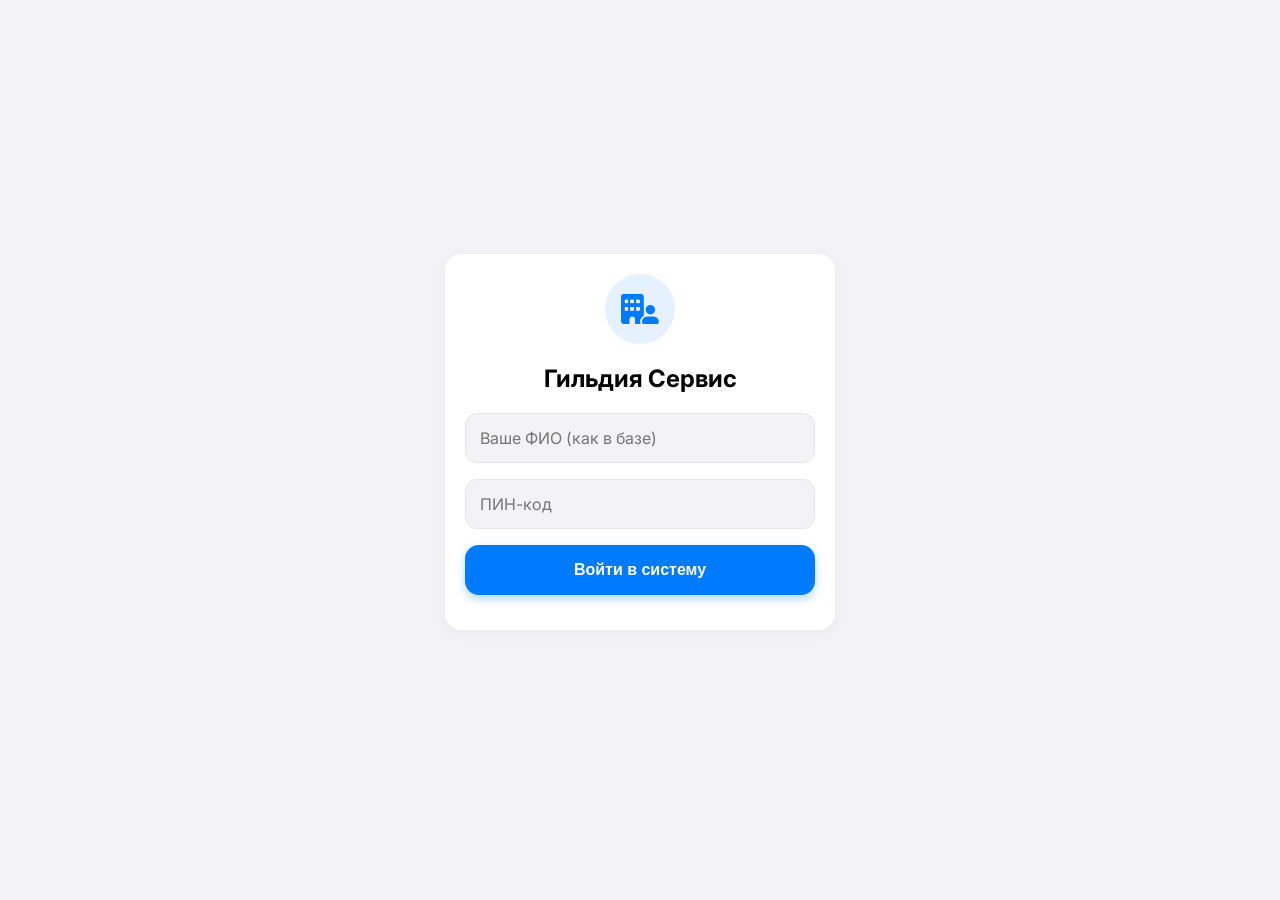
<file: index.html>
<!DOCTYPE html>
<html lang="ru">
<head>
    <meta charset="UTF-8">
    <meta name="viewport" content="width=device-width, initial-scale=1.0, maximum-scale=1.0, user-scalable=no">
    <meta name="color-scheme" content="light only">
    <meta name="robots" content="noindex, nofollow">
    <title>Вход</title>
    <link rel="manifest" href="manifest.json">
    <link rel="stylesheet" href="styles.css">
    <!-- Подключаем иконки для загрузки -->
    <link rel="stylesheet" href="https://cdnjs.cloudflare.com/ajax/libs/font-awesome/6.4.0/css/all.min.css">
    <style>
        body { display: flex; justify-content: center; align-items: center; height: 100vh; padding: 0; }
        .login-card { width: 90%; max-width: 350px; text-align: center; }
    </style>
</head>
<body>

    <!-- ЭКРАН ЗАГРУЗКИ -->
    <div id="globalLoader" class="global-loader">
        <i class="fa-solid fa-circle-notch fa-spin"></i>
        <div id="loaderText" class="loader-text">Загрузка...</div>
    </div>

    <div class="card login-card">
        <div style="background: #e5f1ff; color: #007aff; width: 70px; height: 70px; border-radius: 35px; display: flex; align-items: center; justify-content: center; font-size: 30px; margin: 0 auto 20px auto;">
            <i class="fa-solid fa-building-user"></i>
        </div>
        <h2 style="margin-top: 0;">Гильдия Сервис</h2>
        
        <div class="form-group">
            <input type="text" class="form-control" id="userName" placeholder="Ваше ФИО (как в базе)" autocomplete="off">
        </div>
        <div class="form-group">
            <input type="password" class="form-control" id="userPin" placeholder="ПИН-код" pattern="[0-9]*" inputmode="numeric">
        </div>
        
        <button class="btn btn-primary" onclick="login()">Войти в систему</button>
        <div id="status" class="status-text"></div>
    </div>

    <script>
           window.onload = function() {
            const userStr = localStorage.getItem("currentUser");
            if (userStr) {
                const user = JSON.parse(userStr);
                // Если уже вошел - мгновенно кидаем обратно без сохранения в историю (replace)
                if (user.role === "диспетчер") window.location.replace("dispatcher.html");
                else if (user.role === "мастер") window.location.replace("master.html");
                else if (user.role === "шеф") window.location.replace("boss.html");
            }
        };
        
        // Управление экраном загрузки
        function showLoader(text) {
            document.getElementById("loaderText").innerText = text;
            document.getElementById("globalLoader").classList.add("active");
        }
        function hideLoader() {
            document.getElementById("globalLoader").classList.remove("active");
        }

        const URL_GOOGLE_SERVER = "https://script.google.com/macros/s/AKfycby7iLGZuySy2ZtphSWBgk0bkRteCTo7jn71apvREIXJVIw-ssVZvFwoeD1zgx3Slhi99A/exec";

                async function login() {
            const nameInput = document.getElementById("userName").value.trim();
            const pinInput = document.getElementById("userPin").value.trim();
            const statusText = document.getElementById("status");

            if (!nameInput || !pinInput) {
                statusText.innerText = "Заполните ФИО и ПИН-код";
                statusText.style.color = "#ff3b30";
                return;
            }

            statusText.innerText = "";
            showLoader("Проверка данных...");

            // Формируем закрытый POST запрос
            const loginData = {
                action: "login",
                name: nameInput,
                pin: pinInput
            };

            try {
                // Отправляем ФИО и ПИН на сервер
                const response = await fetch(URL_GOOGLE_SERVER, {
                    method: "POST",
                    body: JSON.stringify(loginData),
                    headers: { "Content-Type": "text/plain;charset=utf-8" }
                });
                
                const result = await response.json();

                // Сервер ответил Успехом!
                if (result.status === "success") {
                    // Сохраняем в телефон безопасные данные (БЕЗ ПИНА)
                    localStorage.setItem("currentUser", JSON.stringify(result.user));
                    showLoader("Успешно! Входим...");
                    
                    setTimeout(() => {
                        if (result.user.role === "диспетчер") window.location.replace("dispatcher.html");
                        else if (result.user.role === "мастер") window.location.replace("master.html");
                        else if (result.user.role === "шеф") window.location.replace("boss.html");
                    }, 500);
                } else {
                    // Сервер ответил Ошибкой (Неверный ПИН)
                    hideLoader();
                    statusText.innerText = "Неверное ФИО или ПИН-код";
                    statusText.style.color = "#ff3b30";
                }
            } catch (error) {
                hideLoader();
                statusText.innerText = "Ошибка связи с сервером.";
                statusText.style.color = "#ff3b30";
            }
        }
    </script>
    <script>
    if ('serviceWorker' in navigator) {
        navigator.serviceWorker.register('sw.js')
            .then(() => console.log('Service Worker зарегистрирован'))
            .catch(err => console.log('Ошибка SW', err));
    }
</script>
</body>
</html>
</file>
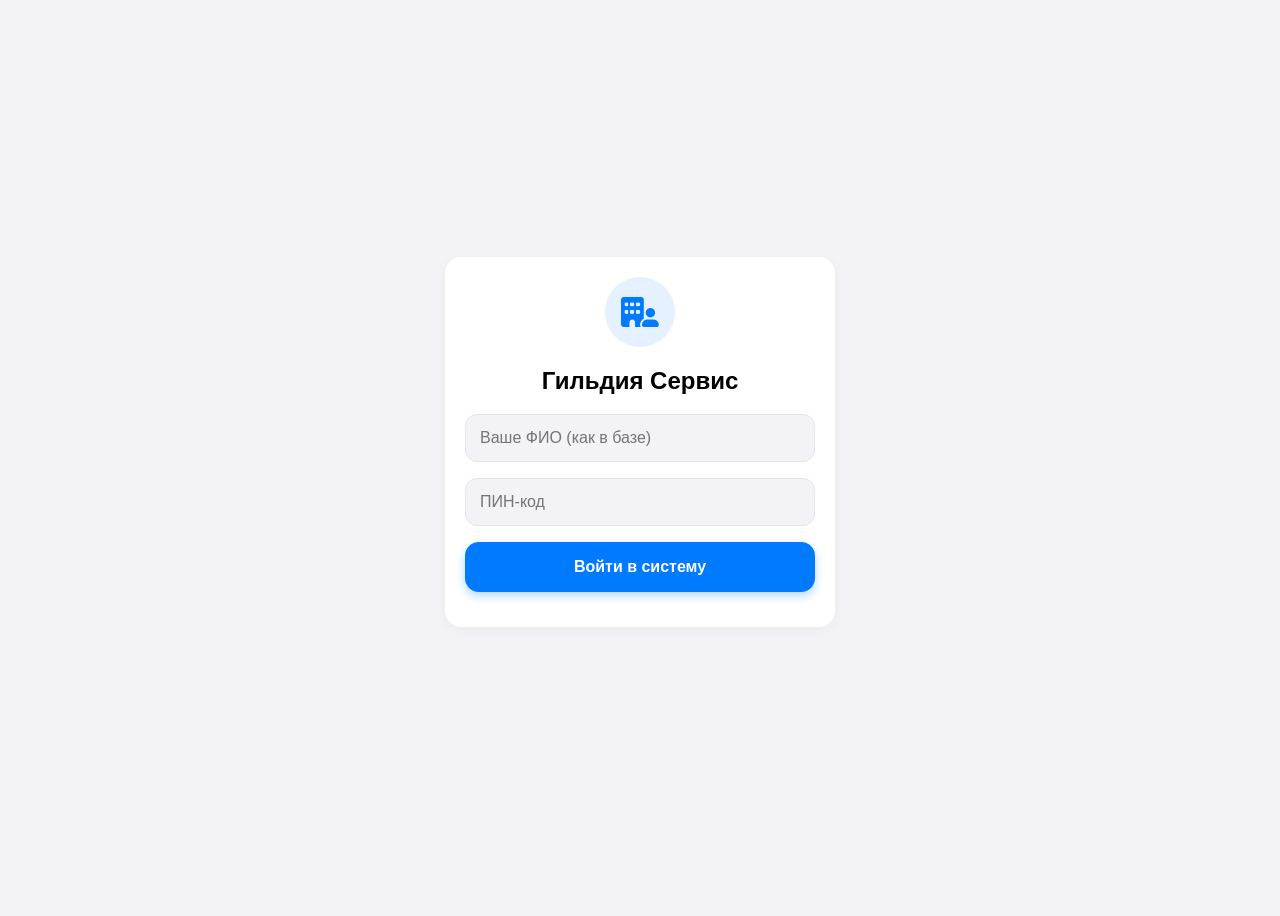
<file: boss.html>
<!DOCTYPE html>
<html lang="ru">
<head>
    <meta charset="UTF-8">
    <meta name="viewport" content="width=device-width, initial-scale=1.0, maximum-scale=1.0, user-scalable=no">
    <meta name="color-scheme" content="light only">
    <meta name="robots" content="noindex, nofollow">
    <title>Шеф</title>
  <link rel="manifest" href="manifest.json">
    <link rel="stylesheet" href="styles.css">
    <link rel="stylesheet" href="https://cdnjs.cloudflare.com/ajax/libs/font-awesome/6.4.0/css/all.min.css">
    <style>
        .money-card { background: linear-gradient(135deg, #34c759, #28a745); color: white; padding: 20px; border-radius: 16px; text-align: center; margin-bottom: 15px; box-shadow: 0 4px 15px rgba(52, 199, 89, 0.3);}
        .money-card h2 { margin: 0; font-size: 32px; font-weight: 800; }
        .money-card p { margin: 5px 0 0 0; font-size: 13px; opacity: 0.9; text-transform: uppercase; font-weight: 600;}
        
        .top-list { list-style: none; padding: 0; margin: 0; }
        .top-list li { display: flex; justify-content: space-between; padding: 12px 0; border-bottom: 1px solid #f2f2f7; font-size: 15px;}
        .top-list li:last-child { border-bottom: none; }
        .top-list li span:first-child { font-weight: 600; color: #1c1c1e; }
        .top-list li span:last-child { color: #007aff; font-weight: bold; }

        /* Стили для заметок шефа */
        .note-item { background: #f9f9f9; border: 1px solid #e5e5ea; border-radius: 12px; padding: 12px; margin-bottom: 10px; display: flex; align-items: flex-start; gap: 10px; transition: 0.2s;}
        .note-item.done { opacity: 0.5; background: #f2f2f7; }
        .note-item.done .note-text { text-decoration: line-through; color: #8e8e93; }
        .note-checkbox { transform: scale(1.3); margin-top: 3px; cursor: pointer;}
        .note-text { flex-grow: 1; font-size: 15px; color: #1c1c1e; word-break: break-word; line-height: 1.4;}
        .note-copy-btn { background: #e5f1ff; color: #007aff; border: none; padding: 6px 10px; border-radius: 8px; cursor: pointer; font-size: 12px; font-weight: bold; transition: 0.2s;}
        .note-copy-btn:active { background: #007aff; color: white; }
        .note-delete { color: #ff3b30; cursor: pointer; padding: 5px; font-size: 16px;}

        .add-note-box { display: flex; gap: 10px; margin-bottom: 20px; }
        .add-note-box input { flex-grow: 1; margin: 0; }
        .add-note-box button { width: auto; margin: 0; padding: 0 20px; }

        .ticket-card { border-left: 4px solid #ff3b30; }
    </style>
</head>
<body>

    <div class="top-bar" id="headerTitle">Панель управления</div>

    <div class="container" id="mainContainer">
        
        <!-- ЭКРАН 1: СТАТИСТИКА -->
        <div id="tab-stats" class="tab-content active">
            <div id="loadingStats" class="loader" style="display: none;"><i class="fa-solid fa-circle-notch fa-spin"></i> Загрузка данных...</div>
            
            <div id="statsContent" style="display: none;">
                <div class="money-card">
                    <h2 id="bossMoney">0 ₽</h2>
                    <p>С платных вызовов в этом месяце</p>
                </div>

                <div class="card">
                    <h3 style="margin-top: 0; border-bottom: 2px solid #007aff; padding-bottom: 8px;"><i class="fa-solid fa-trophy" style="color:#ffb300;"></i> Топ Мастеров</h3>
                    <ul class="top-list" id="topMastersList"></ul>
                </div>

                <div class="card">
                    <h3 style="margin-top: 0; border-bottom: 2px solid #34c759; padding-bottom: 8px;"><i class="fa-solid fa-headset" style="color:#34c759;"></i> Топ Диспетчеров</h3>
                    <ul class="top-list" id="topDispatchersList"></ul>
                </div>
            </div>
        </div>

        <!-- ЭКРАН 2: В РАБОТЕ (Горящие) -->
        <div id="tab-active" class="tab-content">
            <div class="card" style="background: #fff0f0; color: #ff3b30; border: none; text-align: center; margin-bottom: 15px;">
                <h3 style="margin: 0 0 5px 0;"><i class="fa-solid fa-fire"></i> В работе</h3>
                <p style="margin: 0; font-size: 13px;">Заявки, на которые мастера еще не съездили.</p>
            </div>
            <div id="activeTicketsContainer"></div>
        </div>

        <!-- ЭКРАН 3: БЛОКНОТ (План на день) -->
        <div id="tab-notes" class="tab-content">
            <div class="add-note-box">
                <input type="text" class="form-control" id="newNoteInput" placeholder="Новая задача (напр: Купить трубы)">
                <button class="btn btn-primary" onclick="addNote()"><i class="fa-solid fa-plus"></i></button>
            </div>
            <div id="notesContainer"></div>
        </div>

        <!-- ЭКРАН 4: ПРОФИЛЬ -->
        <div id="tab-profile" class="tab-content">
            <div class="card" style="text-align: center;">
                <div style="background: #e5e5ea; color: #1c1c1e; width: 60px; height: 60px; border-radius: 30px; display: flex; align-items: center; justify-content: center; font-size: 24px; margin: 0 auto 15px auto;">
                    <i class="fa-solid fa-user-secret"></i>
                </div>
                <h2 style="margin: 0 0 5px 0; color: #1c1c1e;" id="profileName">Шеф</h2>
                <p style="margin: 0 0 20px 0; color: #8e8e93; font-weight: 600;">Руководитель</p>
                <button class="btn btn-danger" onclick="logout()"><i class="fa-solid fa-arrow-right-from-bracket"></i> Выйти</button>
            </div>
        </div>

    </div>

    <!-- НИЖНЕЕ МЕНЮ -->
    <div class="bottom-nav" id="bottomNav">
        <div class="nav-item active" onclick="switchTab('stats')" id="nav-stats"><i class="fa-solid fa-chart-pie"></i><span>Сводка</span></div>
        <div class="nav-item" onclick="switchTab('active')" id="nav-active"><i class="fa-solid fa-fire"></i><span>В работе</span></div>
        <div class="nav-item" onclick="switchTab('notes')" id="nav-notes"><i class="fa-solid fa-list-check"></i><span>План</span></div>
        <div class="nav-item" onclick="switchTab('profile')" id="nav-profile"><i class="fa-solid fa-user"></i><span>Профиль</span></div>
    </div>

    <script>
        // === ВАЖНО: ВСТАВЬ СВОЮ ССЫЛКУ НИЖЕ ===
        const URL_GOOGLE_SERVER = "https://script.google.com/macros/s/AKfycby7iLGZuySy2ZtphSWBgk0bkRteCTo7jn71apvREIXJVIw-ssVZvFwoeD1zgx3Slhi99A/exec";
        
        let currentUser = null;
        let notes = [];

        window.onload = async function() {
            const userStr = localStorage.getItem("currentUser");
            if (!userStr) { window.location.replace("index.html"); return; }
            currentUser = JSON.parse(userStr);
            if (currentUser.role !== "шеф") { window.location.replace("index.html"); return; }

            document.getElementById("profileName").innerText = currentUser.name;
            
            // ЗАЩИТА ОТ СВАЙПОВ
            if (!window.location.hash) { history.replaceState({tab: 'stats'}, "", "#stats"); } 
            else { applyTab(window.location.hash.replace('#', '')); }

            // Загружаем заметки из памяти телефона шефа
            const savedNotes = localStorage.getItem("bossNotes");
            if (savedNotes) notes = JSON.parse(savedNotes);
            renderNotes();

            await loadBossData();
        };

        window.addEventListener('popstate', (event) => {
            if (event.state && event.state.tab) applyTab(event.state.tab);
            else applyTab('stats');
        });

        function switchTab(tabName) {
            history.pushState({tab: tabName}, "", "#" + tabName);
            applyTab(tabName);
        }

        function applyTab(tabName) {
            document.querySelectorAll('.tab-content').forEach(tab => tab.classList.remove('active'));
            document.querySelectorAll('.nav-item').forEach(nav => nav.classList.remove('active'));
            
            const tabEl = document.getElementById('tab-' + tabName);
            const navEl = document.getElementById('nav-' + tabName);
            if(tabEl) tabEl.classList.add('active');
            if(navEl) navEl.classList.add('active');
            
            const titles = { 'stats': 'Панель управления', 'active': 'Горящие заявки', 'notes': 'План на день', 'profile': 'Настройки' };
            document.getElementById('headerTitle').innerText = titles[tabName];
            
            if (tabName === 'stats' || tabName === 'active') loadBossData();
        }

        // ================= УМНАЯ ЗАГРУЗКА ИЗ ГУГЛА (С КЭШЕМ) =================
        
        async function loadBossData() {
            const loadingSpinner = document.getElementById("loadingStats");
            const statsContent = document.getElementById("statsContent");

            // 1. ИЩЕМ КЭШ В ТЕЛЕФОНЕ (МОМЕНТАЛЬНАЯ ОТРИСОВКА)
            const cachedData = localStorage.getItem("cachedBossData");
            if (cachedData) {
                loadingSpinner.style.display = "none";
                statsContent.style.display = "block";
                renderBossData(JSON.parse(cachedData)); // Рисуем старые данные мгновенно
            } else {
                loadingSpinner.style.display = "block";
                statsContent.style.display = "none";
            }

            // 2. ИДЕМ В ГУГЛ ЗА СВЕЖИМИ ДАННЫМИ (В ФОНЕ)
            try {
                const response = await fetch(URL_GOOGLE_SERVER + "?action=getBossData");
                const data = await response.json();
                
                loadingSpinner.style.display = "none";
                statsContent.style.display = "block";
                
                // Сохраняем свежие данные в память
                localStorage.setItem("cachedBossData", JSON.stringify(data));
                
                // Плавно обновляем экран свежими цифрами
                renderBossData(data);
            } catch (e) {
                if (!cachedData) {
                    loadingSpinner.innerHTML = '<i class="fa-solid fa-triangle-exclamation" style="color:red;"></i> Ошибка сети';
                }
            }
        }

        // Вспомогательная функция отрисовки HTML
        function renderBossData(data) {
            // РИСУЕМ ДЕНЬГИ
            document.getElementById("bossMoney").innerText = data.paidMoneyMonth + " ₽";

            // РИСУЕМ ТОП МАСТЕРОВ
            const mastersList = document.getElementById("topMastersList");
            mastersList.innerHTML = "";
            let mKeys = Object.keys(data.topMasters).sort((a,b) => data.topMasters[b] - data.topMasters[a]);
            mKeys.forEach(k => mastersList.innerHTML += `<li><span>${k}</span> <span>${data.topMasters[k]} шт.</span></li>`);

            // РИСУЕМ ТОП ДИСПЕТЧЕРОВ
            const dispList = document.getElementById("topDispatchersList");
            dispList.innerHTML = "";
            let dKeys = Object.keys(data.topDispatchers).sort((a,b) => data.topDispatchers[b] - data.topDispatchers[a]);
            dKeys.forEach(k => dispList.innerHTML += `<li><span>${k}</span> <span>${data.topDispatchers[k]} шт.</span></li>`);

            // РИСУЕМ ГОРЯЩИЕ ЗАЯВКИ
            const activeContainer = document.getElementById("activeTicketsContainer");
            activeContainer.innerHTML = "";
            if (data.activeTickets.length === 0) {
                activeContainer.innerHTML = "<div class='card' style='text-align:center; color:#8e8e93;'>Сейчас нет горящих заявок. Все работают!</div>";
            } else {
                data.activeTickets.forEach(t => {
                    activeContainer.innerHTML += `
                        <div class="card ticket-card">
                            <div style="font-size:12px; color:#ff3b30; font-weight:bold; margin-bottom:5px;"><i class="fa-regular fa-clock"></i> В ожидании</div>
                            <div style="font-weight: bold; font-size: 16px; margin-bottom: 4px;">${t.address}</div>
                            <div style="font-size: 14px; color: #3a3a3c; margin-bottom: 8px;">${t.problem}</div>
                            <div style="font-size: 13px; color: #8e8e93; border-top: 1px solid #eee; padding-top: 8px;"><i class="fa-solid fa-helmet-safety"></i> Назначен: <b>${t.master}</b></div>
                        </div>`;
                });
            }
        }

        // ================= ЛОГИКА БЛОКНОТА (ЗАМЕТКИ) =================
        function renderNotes() {
            const container = document.getElementById("notesContainer");
            container.innerHTML = "";
            if (notes.length === 0) {
                container.innerHTML = "<p style='text-align:center; color:#8e8e93;'>План пуст. Добавьте первую задачу!</p>";
                return;
            }
            
            notes.forEach((note, index) => {
                const div = document.createElement("div");
                div.className = "note-item " + (note.done ? "done" : "");
                
                // ЭКШН-КНОПКА С КОПИРОВАНИЕМ
                div.innerHTML = `
                    <input type="checkbox" class="note-checkbox" ${note.done ? 'checked' : ''} onchange="toggleNote(${index})">
                    <div class="note-text" id="note-text-${index}">${note.text}</div>
                    <button class="note-copy-btn" onclick="copyNote(${index}, this)"><i class="fa-regular fa-copy"></i> Копия</button>
                    <div class="note-delete" onclick="deleteNote(${index})"><i class="fa-solid fa-xmark"></i></div>
                `;
                container.appendChild(div);
            });
            localStorage.setItem("bossNotes", JSON.stringify(notes));
        }

        function addNote() {
            const input = document.getElementById("newNoteInput");
            const text = input.value.trim();
            if (text) {
                notes.unshift({ text: text, done: false }); // Добавляем наверх списка
                input.value = "";
                renderNotes();
            }
        }

        function toggleNote(index) {
            notes[index].done = !notes[index].done;
            renderNotes();
        }

        function deleteNote(index) {
            notes.splice(index, 1);
            renderNotes();
        }

        // МАГИЯ КОПИРОВАНИЯ В БУФЕР ОБМЕНА (ДЛЯ WHATSAPP)
        function copyNote(index, btnElement) {
            const textToCopy = notes[index].text;
            navigator.clipboard.writeText(textToCopy).then(() => {
                // Визуальный эффект успешного копирования
                const originalHTML = btnElement.innerHTML;
                btnElement.innerHTML = '<i class="fa-solid fa-check"></i> В буфере!';
                btnElement.style.background = "#34c759";
                btnElement.style.color = "white";
                setTimeout(() => {
                    btnElement.innerHTML = originalHTML;
                    btnElement.style.background = "#e5f1ff";
                    btnElement.style.color = "#007aff";
                }, 1500);
            }).catch(err => {
                alert("Ошибка копирования: " + err);
            });
        }

        function logout() { localStorage.removeItem("currentUser"); window.location.replace("index.html"); }
    </script>
      <script>
        if ('serviceWorker' in navigator) {
            navigator.serviceWorker.register('sw.js')
                .then(() => console.log('Service Worker зарегистрирован'))
                .catch(err => console.log('Ошибка SW', err));
        }
    </script>
</body>
</html>
</file>
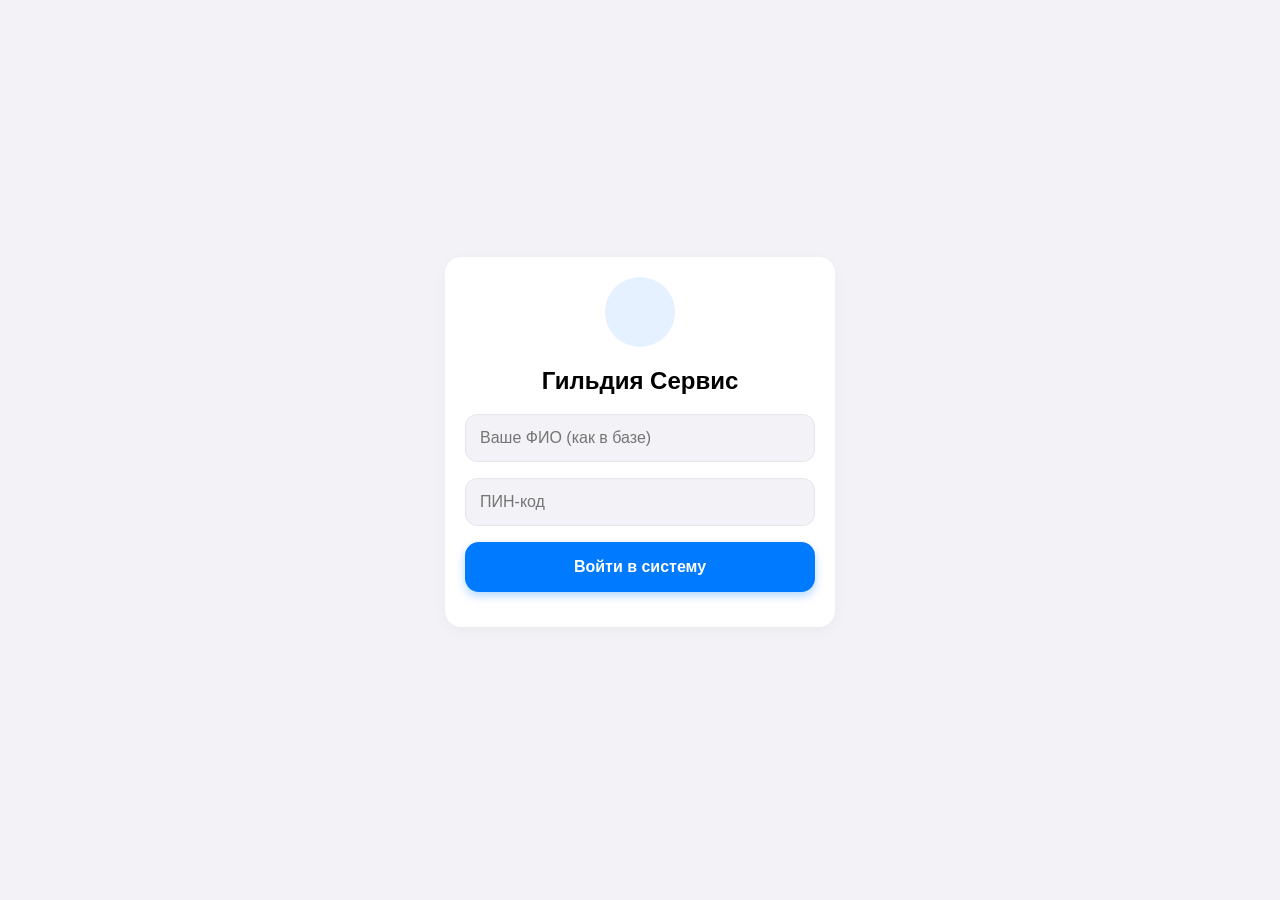
<file: dispatcher.html>
<!DOCTYPE html>
<html lang="ru">
<head>
    <meta charset="UTF-8">
    <meta name="viewport" content="width=device-width, initial-scale=1.0, maximum-scale=1.0, user-scalable=no">
     <meta name="robots" content="noindex, nofollow">
    <meta name="color-scheme" content="light only">
    <title>Диспетчер</title>
    <link rel="manifest" href="manifest.json">
    <link rel="stylesheet" href="styles.css">
    <link rel="stylesheet" href="https://cdnjs.cloudflare.com/ajax/libs/font-awesome/6.4.0/css/all.min.css">
    <style>
        .status-badge { padding: 4px 10px; border-radius: 12px; font-size: 12px; font-weight: bold; display: inline-block; margin-bottom: 8px;}
        .status-new { background: #e5f1ff; color: #007aff; }
        .status-done { background: #e8f5e9; color: #34c759; }
        .ticket-info { font-size: 13px; color: #8e8e93; margin-top: 8px; border-top: 1px solid #f2f2f7; padding-top: 8px; display: flex; justify-content: space-between; align-items: center;}
        
        .stats-grid { display: flex; gap: 10px; margin-bottom: 20px; }
        .stat-box { flex: 1; background: #f9f9f9; padding: 15px; border-radius: 12px; text-align: center; border: 1px solid #eee; }
        .stat-num { font-size: 24px; font-weight: 800; color: #007aff; margin-bottom: 5px; }
        .stat-label { font-size: 12px; color: #8e8e93; font-weight: 600; text-transform: uppercase;}
        
        .badge-card { background: linear-gradient(135deg, #e5f1ff, #bbdefb); padding: 15px; border-radius: 12px; display: flex; align-items: center; gap: 15px; margin-bottom: 20px;}
        .badge-icon { font-size: 35px; color: #007aff; }
        .badge-text h4 { margin: 0 0 5px 0; color: #1c1c1e; font-size: 16px;}
        .badge-text p { margin: 0; font-size: 13px; color: #0d47a1;}

        /* Кнопка редактирования в карточке */
        .edit-btn { background: #f2f2f7; color: #007aff; border: none; padding: 6px 12px; border-radius: 8px; font-weight: 600; cursor: pointer; font-size: 12px;}
        
        /* Модальное окно редактирования */
        #editModal { display: none; position: fixed; top: 0; left: 0; right: 0; bottom: 0; background: rgba(0,0,0,0.5); z-index: 1000; justify-content: center; align-items: center; padding: 20px;}
        .modal-content { background: white; padding: 20px; border-radius: 16px; width: 100%; max-width: 400px; box-shadow: 0 10px 25px rgba(0,0,0,0.2); animation: fadeIn 0.2s;}
    </style>
</head>
<body>

    <div class="top-bar" id="headerTitle">Новая заявка</div>

    <div class="container">
        
                <!-- ЭКРАН 1: СОЗДАТЬ ЗАЯВКУ -->
        <div id="tab-create" class="tab-content active">
            <div class="card">
                
                <div class="form-group" style="position: relative;">
                    <label><i class="fa-solid fa-location-dot"></i> Адрес:</label>
                    <input type="text" class="form-control" id="address" placeholder="Начните вводить адрес..." oninput="filterAddresses()" onfocus="filterAddresses()">
                    <!-- Наш красивый список -->
                    <div id="customAddressList" class="custom-dropdown"></div>
                </div>

                <div class="form-group">
                    <label><i class="fa-solid fa-triangle-exclamation"></i> Проблема:</label>
                    <textarea class="form-control" id="problem" rows="3" placeholder="Что случилось..."></textarea>
                </div>

                <div class="form-group" style="position: relative;">
                    <label><i class="fa-solid fa-helmet-safety"></i> Назначить мастера:</label>
                    <input type="text" class="form-control" id="masterInput" placeholder="Начните вводить ФИО..." oninput="filterMasters()" onfocus="filterMasters()">
                    <!-- Наш красивый список -->
                    <div id="customMasterList" class="custom-dropdown"></div>
                </div>

                <button class="btn btn-primary" id="btnSubmitTicket" onclick="sendTicket()">
                    <i class="fa-solid fa-paper-plane"></i> Отправить заявку
                </button>
            </div>
        </div>

        <!-- ЭКРАН 2: ИСТОРИЯ ЗАЯВОК -->
        <div id="tab-list" class="tab-content">
            <div id="ticketsContainer"></div>
            <div id="noTicketsMsg" class="card" style="text-align: center; color: #8e8e93; padding: 40px 20px;">
                <i class="fa-solid fa-circle-notch fa-spin" style="font-size: 30px; margin-bottom: 10px;"></i>
                <p>Загрузка истории...</p>
            </div>
        </div>

        <!-- ЭКРАН 3: ПРОФИЛЬ -->
        <div id="tab-profile" class="tab-content">
            <div class="card" style="text-align: center; margin-bottom: 15px; border-bottom: 4px solid #007aff;">
                <h2 style="margin: 0 0 5px 0; color: #1c1c1e;" id="profileName">Загрузка...</h2>
                <p style="margin: 0; color: #8e8e93; font-weight: 600;">Диспетчер</p>
            </div>

            <div class="badge-card" id="achievementBadge">
                <div class="badge-icon"><i class="fa-solid fa-medal" id="badgeIcon"></i></div>
                <div class="badge-text">
                    <h4 id="badgeTitle">Загружаем статус...</h4><p id="badgeDesc">...</p>
                </div>
            </div>

            <div class="stats-grid">
                <div class="stat-box"><div class="stat-num" id="statMonthly">0</div><div class="stat-label">В этом месяце</div></div>
                <div class="stat-box"><div class="stat-num" id="statAllTime" style="color: #34c759;">0</div><div class="stat-label">За всё время</div></div>
            </div>
            <button class="btn btn-danger" onclick="logout()"><i class="fa-solid fa-arrow-right-from-bracket"></i> Выйти</button>
        </div>

    </div>

       <!-- МОДАЛЬНОЕ ОКНО РЕДАКТИРОВАНИЯ -->
    <div id="editModal">
        <div class="modal-content">
            <h3 style="margin-top: 0; border-bottom: 1px solid #eee; padding-bottom: 10px;">Редактировать заявку</h3>
            <div class="form-group" style="position: relative;">
                <label>Адрес:</label>
                <input type="text" class="form-control" id="editAddress" oninput="filterEditAddresses()" onfocus="filterEditAddresses()">
                <div id="customEditAddressList" class="custom-dropdown"></div>
            </div>
            <div class="form-group">
                <label>Проблема:</label>
                <textarea class="form-control" id="editProblem" rows="2"></textarea>
            </div>
            <div class="form-group" style="position: relative;">
                <label>Мастер:</label>
                <input type="text" class="form-control" id="editMaster" oninput="filterEditMasters()" onfocus="filterEditMasters()">
                <div id="customEditMasterList" class="custom-dropdown"></div>
            </div>
            <button class="btn btn-primary" id="btnSaveEdit" onclick="saveEdit()" style="margin-bottom: 10px;">💾 Сохранить изменения</button>
            <button class="btn" style="background: #f2f2f7; color: #ff3b30;" onclick="closeEditModal()">Отмена</button>
        </div>
    </div>

    <!-- НИЖНЕЕ МЕНЮ -->
    <div class="bottom-nav">
        <div class="nav-item active" onclick="switchTab('create')" id="nav-create"><i class="fa-solid fa-plus"></i><span>Создать</span></div>
        <div class="nav-item" onclick="switchTab('list')" id="nav-list"><i class="fa-solid fa-folder-open"></i><span>Заявки</span></div>
        <div class="nav-item" onclick="switchTab('profile')" id="nav-profile"><i class="fa-solid fa-user"></i><span>Профиль</span></div>
    </div>

    <script>
        // === ВАЖНО: ВСТАВЬ СВОЮ ССЫЛКУ НИЖЕ ===
        const URL_GOOGLE_SERVER = "https://script.google.com/macros/s/AKfycby7iLGZuySy2ZtphSWBgk0bkRteCTo7jn71apvREIXJVIw-ssVZvFwoeD1zgx3Slhi99A/exec";
        
        let allAddresses = [];
        let allMasters = [];
        let currentUser = null;
        let myTicketsArray = []; // Сохраняем загруженные заявки тут
        let currentEditId = null;

         window.onload = async function() {
    const userStr = localStorage.getItem("currentUser");
    if (!userStr) { window.location.replace("index.html"); return; }
    currentUser = JSON.parse(userStr);
    if (currentUser.role !== "диспетчер") { window.location.replace("index.html"); return; }

    document.getElementById("profileName").innerText = currentUser.name;
    
    // Магия для кнопки "Назад"
    if (!window.location.hash) {
        history.replaceState({tab: 'create'}, "", "#create");
    } else {
        let hashTab = window.location.hash.replace('#', '');
        applyTab(hashTab);
    }

    // === НОВАЯ ЗАГРУЗКА БАЗ (В ПАМЯТЬ) ===
 // 1. Грузим адреса (Превращаем в текст и отрезаем случайные пробелы из Гугла)
    fetch(URL_GOOGLE_SERVER + "?action=getAddresses")
        .then(r => r.json())
        .then(addrs => {
            allAddresses = addrs.map(a => String(a).trim()); 
        });
    
    // 2. Грузим мастеров (То же самое)
    fetch(URL_GOOGLE_SERVER)
        .then(r => r.json())
        .then(users => {
            allMasters = users.filter(u => u.role === "мастер").map(u => String(u.name).trim());
        });
    
    // 3. Закрываем списки при клике вне их (чтобы не висели)
    document.addEventListener('click', function(e) {
        if (e.target.id !== 'address') document.getElementById('customAddressList').style.display = 'none';
        if (e.target.id !== 'masterInput') document.getElementById('customMasterList').style.display = 'none';
    });
};

        // === МАГИЯ ДЛЯ КНОПКИ "НАЗАД" (Шаг 2) ===
        // Слушаем свайп "Назад" на телефоне
        window.addEventListener('popstate', (event) => {
            if (event.state && event.state.tab) {
                applyTab(event.state.tab); // Переключаем на предыдущую вкладку
            } else {
                applyTab('create'); // Если истории нет - кидаем на первую вкладку
            }
        });

        // Когда кликаем по меню - записываем это в историю телефона
        function switchTab(tabName) {
            history.pushState({tab: tabName}, "", "#" + tabName);
            applyTab(tabName);
        }

        // Сама логика перекрашивания кнопок меню
        function applyTab(tabName) {
            document.querySelectorAll('.tab-content').forEach(tab => tab.classList.remove('active'));
            document.querySelectorAll('.nav-item').forEach(nav => nav.classList.remove('active'));
            
            // Защита от ошибок
            const tabElement = document.getElementById('tab-' + tabName);
            const navElement = document.getElementById('nav-' + tabName);
            if(tabElement) tabElement.classList.add('active');
            if(navElement) navElement.classList.add('active');
            
            const titles = { 'create': 'Новая заявка', 'list': 'История заявок', 'profile': 'Профиль' };
            document.getElementById('headerTitle').innerText = titles[tabName] || 'Служба ЖКХ';

            if (tabName === 'list') loadMyTickets();
            if (tabName === 'profile') loadStats();
        }

                async function sendTicket() {
            const address = document.getElementById("address").value.trim();
            const problem = document.getElementById("problem").value.trim();
            const master = document.getElementById("masterInput").value.trim();
            const btn = document.getElementById("btnSubmitTicket");

            if (!address || !problem || !master) { 
                alert("Заполните все поля!"); 
                return; 
            }

            // === НОВАЯ ЗАЩИТА: ПРОВЕРКА АДРЕСА И МАСТЕРА ===
            
         // 1. Проверяем адрес по новому массиву
if (!allAddresses.includes(address)) {
    alert("❌ Ошибка: Такого адреса нет в базе! Выберите адрес из выпадающего списка.");
    return;
}

// 2. Проверяем мастера по новому массиву
if (!allMasters.includes(master)) {
    alert("❌ Ошибка: Такого мастера не существует! Выберите ФИО из выпадающего списка.");
    return;
}
            // ===============================================

            // Блокируем кнопку
            btn.disabled = true;
            btn.innerHTML = '<i class="fa-solid fa-spinner fa-spin"></i> Отправляем...';

            const ticketData = { action: "createTicket", dispatcherName: currentUser.name, address: address, problem: problem, masterName: master };
            try {
                const response = await fetch(URL_GOOGLE_SERVER, { method: "POST", body: JSON.stringify(ticketData), headers: { "Content-Type": "text/plain;charset=utf-8" }});
                await response.json();
                
                btn.disabled = false;
                btn.innerHTML = '<i class="fa-solid fa-check"></i> Готово!';
                btn.style.background = "#34c759";
                
                document.getElementById("address").value = ""; document.getElementById("problem").value = ""; document.getElementById("masterInput").value = "";
                
                setTimeout(() => { 
                    btn.innerHTML = '<i class="fa-solid fa-paper-plane"></i> Отправить заявку'; 
                    btn.style.background = "#007aff";
                }, 2000);
            } catch (error) { 
                btn.disabled = false; btn.innerHTML = 'Ошибка. Повторить'; btn.style.background = "#ff3b30";
            }
        }

                async function loadMyTickets() {
            const container = document.getElementById("ticketsContainer");
            const msg = document.getElementById("noTicketsMsg");
            
            // 1. МАГИЯ КЭША: Пытаемся сразу показать то, что сохранили в прошлый раз!
            const cachedTickets = localStorage.getItem("cachedDispatcherTickets_" + currentUser.name);
            if (cachedTickets) {
                renderTicketsList(JSON.parse(cachedTickets)); // Моментальная отрисовка!
            } else {
                // Если кэша нет (первый вход) - показываем лоадер
                container.innerHTML = "";
                msg.style.display = "block";
                msg.innerHTML = '<i class="fa-solid fa-circle-notch fa-spin" style="font-size: 30px; margin-bottom: 10px;"></i><p>Загрузка истории...</p>';
            }

            // 2. Идем в Гугл за свежими данными (в фоне)
            try {
                const response = await fetch(URL_GOOGLE_SERVER + "?action=getDispatcherTickets&dispatcherName=" + encodeURIComponent(currentUser.name));
                const freshTickets = await response.json();
                
                // Сохраняем свежие данные в кэш телефона для следующего раза
                localStorage.setItem("cachedDispatcherTickets_" + currentUser.name, JSON.stringify(freshTickets));
                
                // Отрисовываем свежий список
                renderTicketsList(freshTickets);

            } catch (error) { 
                // Если нет интернета, а кэш пустой
                if (!cachedTickets) msg.innerHTML = 'Ошибка сети. Проверьте интернет.'; 
            }
        }

        // Вспомогательная функция, которая просто рисует HTML (чтобы не дублировать код)
        function renderTicketsList(ticketsArray) {
            myTicketsArray = ticketsArray; // Обновляем глобальный массив для редактирования
            const container = document.getElementById("ticketsContainer");
            const msg = document.getElementById("noTicketsMsg");
            
            msg.style.display = "none";
            container.innerHTML = "";

            if (ticketsArray.length === 0) { 
                msg.style.display = "block"; 
                msg.innerHTML = '<i class="fa-solid fa-folder-open" style="font-size: 40px; margin-bottom: 15px; color: #d1d1d6;"></i><h3>Пусто</h3>';
                return; 
            }

            ticketsArray.forEach(ticket => {
                const div = document.createElement("div");
                div.className = "card";
                let badgeClass = ticket.status === "Новая" ? "status-new" : "status-done";
                
                let editBtnHtml = ticket.status === "Новая" 
                    ? `<button class="edit-btn" onclick="openEditModal(${ticket.id})"><i class="fa-solid fa-pen"></i> Изменить</button>` 
                    : `<span style="color:#34c759; font-size:12px; font-weight:bold;"><i class="fa-solid fa-check-double"></i> Закрыта</span>`;

                div.innerHTML = `
                    <div class="status-badge ${badgeClass}">${ticket.status}</div>
                    <div style="font-weight: bold; font-size: 16px; margin-bottom: 4px;">${ticket.address}</div>
                    <div style="font-size: 14px; color: #3a3a3c;">${ticket.problem}</div>
                    <div class="ticket-info">
                        <div><i class="fa-solid fa-helmet-safety"></i> ${ticket.master}</div>
                        ${editBtnHtml}
                    </div>
                `;
                container.appendChild(div);
            });
        }

        // --- ЛОГИКА РЕДАКТИРОВАНИЯ ---
        function openEditModal(id) {
            currentEditId = id;
            const ticket = myTicketsArray.find(t => t.id == id);
            if(ticket) {
                document.getElementById("editAddress").value = ticket.address;
                document.getElementById("editProblem").value = ticket.problem;
                document.getElementById("editMaster").value = ticket.master;
                document.getElementById("editModal").style.display = "flex";
            }
        }

        function closeEditModal() {
            document.getElementById("editModal").style.display = "none";
        }

            async function saveEdit() {
            const newAddress = document.getElementById("editAddress").value.trim();
            const newProblem = document.getElementById("editProblem").value.trim();
            const newMaster = document.getElementById("editMaster").value.trim();
            
            // === ЗАЩИТА ПРИ РЕДАКТИРОВАНИИ ===
          if (!allAddresses.includes(newAddress)) {
          alert("❌ Ошибка: Такого адреса нет в базе!"); return;
          }
          if (!allMasters.includes(newMaster)) {
         alert("❌ Ошибка: Такого мастера не существует!"); return;
          }
            // ==================================

            const btn = document.getElementById("btnSaveEdit");
            btn.disabled = true;
            btn.innerHTML = '<i class="fa-solid fa-spinner fa-spin"></i> Сохраняем...';

            const editData = {
                action: "editTicket",
                ticketId: currentEditId,
                address: newAddress,
                problem: newProblem,
                masterName: newMaster
            };

            try {
                await fetch(URL_GOOGLE_SERVER, { method: "POST", body: JSON.stringify(editData), headers: { "Content-Type": "text/plain;charset=utf-8" }});
                closeEditModal();
                btn.disabled = false;
                btn.innerHTML = '💾 Сохранить изменения';
                loadMyTickets(); 
            } catch (error) {
                alert("Ошибка сохранения");
                btn.disabled = false;
                btn.innerHTML = '💾 Сохранить изменения';
            }
        }
        // ---------------------------------

                // Умная загрузка профиля (С кэшированием)
        async function loadStats() {
            const titleEl = document.getElementById("badgeTitle");
            
            // 1. Ищем старые данные в памяти телефона
            const cachedStats = localStorage.getItem("cachedDispatcherStats_" + currentUser.name);
            if (cachedStats) {
                renderDispatcherStats(JSON.parse(cachedStats)); // Моментальная отрисовка
            } else {
                titleEl.innerText = "Загрузка..."; // Лоадер для первого раза
            }

            // 2. Идем в Гугл за свежими цифрами в фоне
            try {
                const response = await fetch(URL_GOOGLE_SERVER + "?action=getDispatcherStats&dispatcherName=" + encodeURIComponent(currentUser.name));
                const stats = await response.json();

                // Сохраняем в память
                localStorage.setItem("cachedDispatcherStats_" + currentUser.name, JSON.stringify(stats));
                
                // Перерисовываем на свежее
                renderDispatcherStats(stats);
            } catch (error) { 
                if (!cachedStats) titleEl.innerText = "Ошибка загрузки"; 
            }
        }
        
        // === ЖИВОЙ ПОИСК АДРЕСОВ ===
function filterAddresses() {
    const input = document.getElementById("address").value.toLowerCase();
    const list = document.getElementById("customAddressList");
    list.innerHTML = "";
    
    if (!input) { list.style.display = "none"; return; }
    
    // Ищем совпадения (максимум 15 штук)
    const filtered = allAddresses.filter(a => a.toLowerCase().includes(input)).slice(0, 15);
    
    if (filtered.length > 0) {
        filtered.forEach(a => {
            let div = document.createElement("div");
            div.innerText = a;
            div.className = "dropdown-item"; // Для стилей
            div.onclick = () => { 
                document.getElementById("address").value = a; 
                list.style.display = "none"; 
            };
            list.appendChild(div);
        });
        list.style.display = "block";
    } else { 
        list.style.display = "none"; 
    }
}

// === ЖИВОЙ ПОИСК МАСТЕРОВ ===
function filterMasters() {
    const input = document.getElementById("masterInput").value.toLowerCase();
    const list = document.getElementById("customMasterList");
    list.innerHTML = "";
    
    if (!input && allMasters.length > 5) { list.style.display = "none"; return; }
    
    const filtered = allMasters.filter(m => m.toLowerCase().includes(input));
    
    if (filtered.length > 0) {
        filtered.forEach(m => {
            let div = document.createElement("div");
            div.innerText = m;
            div.className = "dropdown-item"; // Для стилей
            div.onclick = () => { 
                document.getElementById("masterInput").value = m; 
                list.style.display = "none"; 
            };
            list.appendChild(div);
        });
        list.style.display = "block";
    } else { 
        list.style.display = "none"; 
    }
}

        // Вспомогательная функция отрисовки
        function renderDispatcherStats(stats) {
            document.getElementById("statMonthly").innerText = stats.monthlyTickets;
            document.getElementById("statAllTime").innerText = stats.allTimeTickets;

            const titleEl = document.getElementById("badgeTitle");
            const descEl = document.getElementById("badgeDesc");
            const iconEl = document.getElementById("badgeIcon");
            
            const t = stats.allTimeTickets;
            if (t < 50) { 
                titleEl.innerText = "Надежный тыл 🥉"; descEl.innerText = `До следующего достижения осталось: ${50 - t} заявок.`; iconEl.className = "fa-solid fa-headset"; iconEl.style.color = "#8d6e63"; 
            } else if (t < 200) { 
                titleEl.innerText = "Мастер логистики 🥈"; descEl.innerText = `Вы обработали уже более 200 заявок ! Ни одна заявка не потеряется когда вы на смене. Вы супер!`; iconEl.className = "fa-solid fa-satellite-dish"; iconEl.style.color = "#78909c"; 
            } else { 
                titleEl.innerText = "Вы опора компании 🥇"; descEl.innerText = `Вы контролируете весь город! Легендарный статус.`; iconEl.className = "fa-solid fa-microphone-lines"; iconEl.style.color = "#ffb300"; 
            }
        }

        function logout() { localStorage.removeItem("currentUser"); window.location.href = "index.html"; }
        
        
        // === ЖИВОЙ ПОИСК В ОКНЕ РЕДАКТИРОВАНИЯ ===
function filterEditAddresses() {
    const input = document.getElementById("editAddress").value.toLowerCase();
    const list = document.getElementById("customEditAddressList");
    list.innerHTML = "";
    if (!input) { list.style.display = "none"; return; }
    
    const filtered = allAddresses.filter(a => a.toLowerCase().includes(input)).slice(0, 15);
    if (filtered.length > 0) {
        filtered.forEach(a => {
            let div = document.createElement("div"); div.innerText = a; div.className = "dropdown-item";
            div.onclick = () => { document.getElementById("editAddress").value = a; list.style.display = "none"; };
            list.appendChild(div);
        });
        list.style.display = "block";
    } else { list.style.display = "none"; }
}

function filterEditMasters() {
    const input = document.getElementById("editMaster").value.toLowerCase();
    const list = document.getElementById("customEditMasterList");
    list.innerHTML = "";
    if (!input && allMasters.length > 5) { list.style.display = "none"; return; }
    
    const filtered = allMasters.filter(m => m.toLowerCase().includes(input));
    if (filtered.length > 0) {
        filtered.forEach(m => {
            let div = document.createElement("div"); div.innerText = m; div.className = "dropdown-item";
            div.onclick = () => { document.getElementById("editMaster").value = m; list.style.display = "none"; };
            list.appendChild(div);
        });
        list.style.display = "block";
    } else { list.style.display = "none"; }
}

// Закрываем списки редактирования при клике вне их
document.addEventListener('click', function(e) {
    if (e.target.id !== 'editAddress') {
        let el = document.getElementById('customEditAddressList');
        if(el) el.style.display = 'none';
    }
    if (e.target.id !== 'editMaster') {
        let el = document.getElementById('customEditMasterList');
        if(el) el.style.display = 'none';
    }
});
        
    </script>
        <script>
    if ('serviceWorker' in navigator) {
        navigator.serviceWorker.register('sw.js')
            .then(() => console.log('Service Worker зарегистрирован'))
            .catch(err => console.log('Ошибка SW', err));
    }
</script>
</body>
</html>
</file>
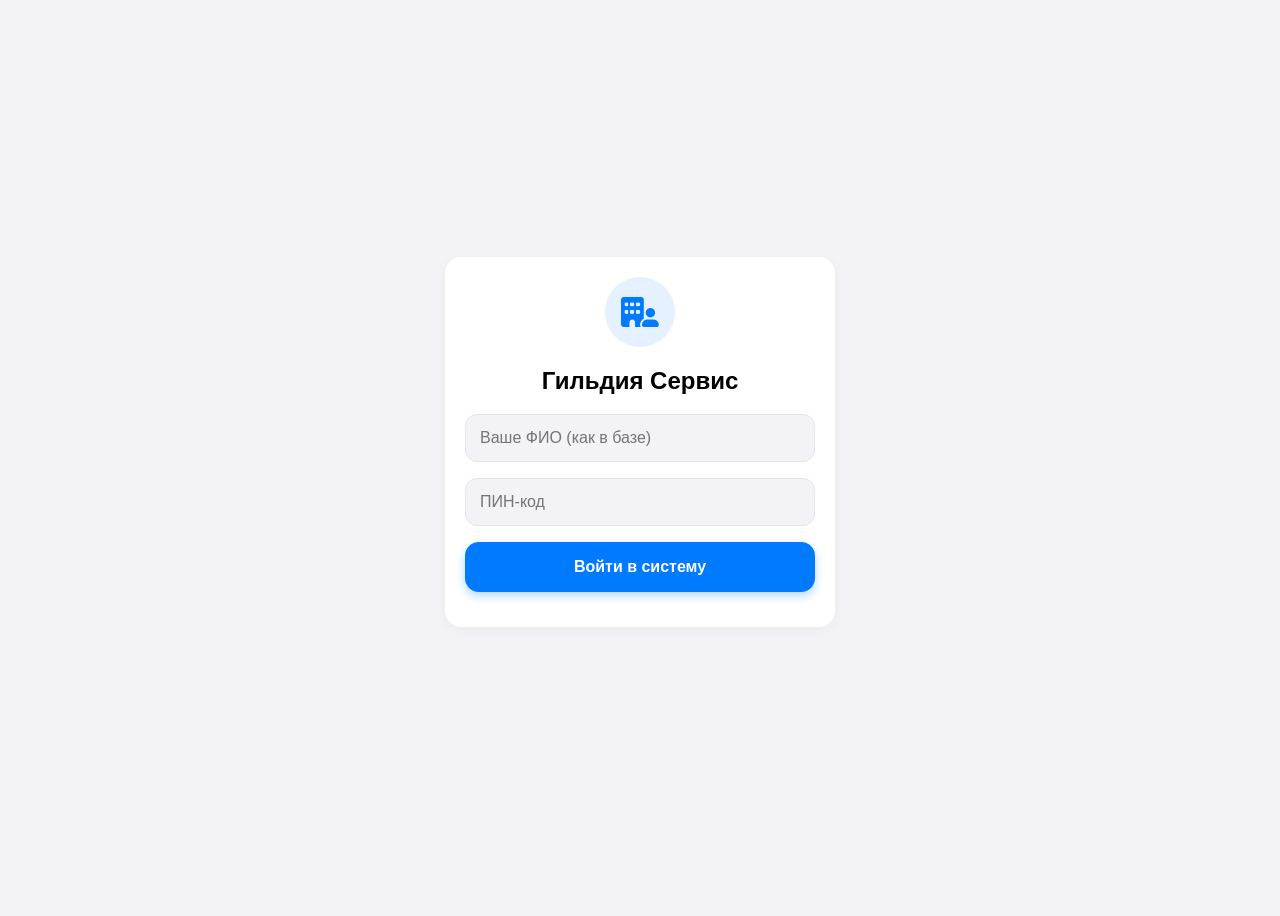
<file: master.html>
<!DOCTYPE html>
<html lang="ru">
<head>
    <meta charset="UTF-8">
    <meta name="viewport" content="width=device-width, initial-scale=1.0, maximum-scale=1.0, user-scalable=no">
    <meta name="robots" content="noindex, nofollow">
    <meta name="color-scheme" content="light only">
    <title>Мастер</title>
    <link rel="manifest" href="manifest.json">
    <link rel="stylesheet" href="styles.css">
    <link rel="stylesheet" href="https://cdnjs.cloudflare.com/ajax/libs/font-awesome/6.4.0/css/all.min.css">
    <style>
        .ticket-card { border-left: 4px solid #ff9500; cursor: pointer; transition: 0.2s; }
        .ticket-card:active { background: #f9f9f9; transform: scale(0.98); }
        .ticket-date { font-size: 12px; color: #8e8e93; margin-bottom: 8px;}
        .ticket-address { font-size: 16px; font-weight: 700; color: #1c1c1e; margin-bottom: 4px;}
        .ticket-problem { font-size: 14px; color: #3a3a3c; }
        
        .free-toggle { background: #f2f2f7; padding: 16px; border-radius: 12px; display: flex; align-items: center; margin-bottom: 16px; cursor: pointer;}
        .free-toggle input { transform: scale(1.5); margin-right: 15px; }
        .free-toggle span { font-weight: 600; color: #34c759; font-size: 16px;}
        .total-price { background: #e5f1ff; color: #007aff; padding: 16px; border-radius: 12px; font-size: 20px; font-weight: 700; text-align: right; margin-bottom: 16px;}

        .stats-grid { display: flex; gap: 10px; margin-bottom: 20px; }
        .stat-box { flex: 1; background: #f9f9f9; padding: 15px; border-radius: 12px; text-align: center; border: 1px solid #eee; }
        .stat-num { font-size: 24px; font-weight: 800; color: #ff9500; margin-bottom: 5px; }
        .stat-label { font-size: 12px; color: #8e8e93; font-weight: 600; text-transform: uppercase;}
        
        .badge-card { background: linear-gradient(135deg, #fff3e0, #ffe0b2); padding: 15px; border-radius: 12px; display: flex; align-items: center; gap: 15px; margin-bottom: 20px;}
        .badge-icon { font-size: 35px; color: #ff9500; }
        .badge-text h4 { margin: 0 0 5px 0; color: #1c1c1e; font-size: 16px;}
        .badge-text p { margin: 0; font-size: 13px; color: #d84315;}
        
        /* Локальные спиннеры вместо полноэкранного лоадера */
        .inline-loader { text-align: center; color: #8e8e93; padding: 40px 20px; }
        .inline-loader i { font-size: 30px; margin-bottom: 10px; }
    </style>
        <!-- ONESIGNAL PUSH NOTIFICATIONS -->
    <script src="https://cdn.onesignal.com/sdks/web/v16/OneSignalSDK.page.js" defer></script>
    <script>
      window.OneSignalDeferred = window.OneSignalDeferred || [];
      OneSignalDeferred.push(async function(OneSignal) {
        await OneSignal.init({
          appId: "50cbfdd0-0ecb-4231-9d63-63717276a9fc",
          safari_web_id: "web.onesignal.auto.62a04992-e924-4258-8064-560c4d6dc347",
          serviceWorkerParam: { scope: "/gkh-app/" },
          serviceWorkerPath: "/gkh-app/OneSignalSDKWorker.js",
          notifyButton: { enable: false },

          // === ПЕРЕВОД НА РУССКИЙ ЯЗЫК ===
          promptOptions: {
            slidedown: {
              prompts: [
                {
                  type: "push",
                  autoPrompt: false, // Отключаем авто-показ при входе!
                  text: {
                    actionMessage: "Включите уведомления, чтобы моментально узнавать о новых заявках от диспетчера.",
                    acceptButton: "Разрешить",
                    cancelButton: "Позже"
                  }
                }
              ]
            }
          }
        });

        // Привязываем ФИО к телефону
        const userStr = localStorage.getItem("currentUser");
        if (userStr) {
            const user = JSON.parse(userStr);
            OneSignal.login(user.name); 
        }

        // Проверяем статус подписки, чтобы покрасить кнопку
        OneSignal.User.PushSubscription.addEventListener("change", updatePushUI);
        updatePushUI();
      });

      // Функция изменения дизайна кнопки
      function updatePushUI() {
        const btn = document.getElementById("btnPush");
        if (!btn) return;
        
        // Проверяем, подписан ли мастер
        const isSubscribed = OneSignal.User.PushSubscription.optedIn;
        if (isSubscribed) {
            btn.innerText = "Включены ✓";
            btn.style.background = "#e8f5e9";
            btn.style.color = "#34c759";
            btn.disabled = true; // Запрещаем нажимать повторно
        } else {
            btn.innerText = "Включить";
            btn.style.background = "#e5f1ff";
            btn.style.color = "#007aff";
            btn.disabled = false;
        }
      }

      // Эта функция срабатывает при клике на нашу кнопку в профиле
      function enablePush() {
        window.OneSignalDeferred.push(async function(OneSignal) {
            // Вызываем наше красивое русское окно
            await OneSignal.Slidedown.promptPush({ force: true });
        });
      }
    </script>
</head>
<body>

    <div class="top-bar" id="headerTitle">Мои задачи</div>

    <div class="container" id="mainContainer">
        
        <!-- ЭКРАН 1: ЗАДАЧИ -->
        <div id="tab-tasks" class="tab-content active">
            <div id="loadingTasks" class="inline-loader" style="display: none;">
                <i class="fa-solid fa-circle-notch fa-spin"></i><br>Поиск задач...
            </div>
            <div id="emptyMsg" class="card" style="display: none; text-align: center; color: #34c759; padding: 40px 20px;">
                <i class="fa-solid fa-mug-hot" style="font-size: 40px; margin-bottom: 15px; color: #a8e6cf;"></i>
                <h3 style="margin-top: 0;">Нет активных задач</h3>
                <p>Все заявки выполнены!</p>
                <button class="btn" style="background:#f2f2f7; color:#007aff; margin-top:10px;" onclick="loadTickets()"><i class="fa-solid fa-rotate-right"></i> Обновить</button>
            </div>
            <div id="ticketsContainer"></div>
        </div>
        
                <!-- ЭКРАН 1.5: ИСТОРИЯ ВЫПОЛНЕННЫХ -->
        <div id="tab-history" class="tab-content">
            <div id="loadingHistory" class="inline-loader" style="display: none;">
                <i class="fa-solid fa-circle-notch fa-spin"></i><br>Грузим историю...
            </div>
            <div id="emptyHistoryMsg" class="card" style="display: none; text-align: center; color: #8e8e93; padding: 40px 20px;">
                <i class="fa-solid fa-folder-open" style="font-size: 40px; margin-bottom: 15px; color: #d1d1d6;"></i>
                <h3 style="margin-top: 0;">Пусто</h3>
                <p>Вы еще не выполнили ни одной заявки.</p>
            </div>
            <div id="historyContainer"></div>
        </div>

        <!-- ЭКРАН 2: ПРОФИЛЬ -->
        <!-- ЭКРАН 2: ПРОФИЛЬ -->
        <div id="tab-profile" class="tab-content">
            <div id="loadingProfile" class="inline-loader" style="display: none;">
                <i class="fa-solid fa-circle-notch fa-spin"></i><br>Считаем успехи...
            </div>
            
            <div id="profileContent" style="display: none;">
                <div class="card" style="text-align: center; margin-bottom: 15px; border-bottom: 4px solid #ff9500;">
                    <h2 style="margin: 0 0 5px 0; color: #1c1c1e;" id="profileName">Загрузка...</h2>
                    <p style="margin: 0; color: #8e8e93; font-weight: 600;">Мастер</p>
                </div>
                
                <div class="card" style="background: linear-gradient(135deg, #ff9500, #ff5e3a); color: white; border: none; margin-bottom: 15px;">
                    <h3 style="margin: 0 0 5px 0;"><i class="fa-solid fa-star"></i> Золотые руки!</h3>
                    <p style="margin: 0; font-size: 14px; opacity: 0.9;">Спасибо за вашу работу. Жильцы ценят ваш труд!</p>
                </div>

                <div class="badge-card" id="achievementBadge">
                    <div class="badge-icon"><i class="fa-solid fa-medal" id="badgeIcon"></i></div>
                    <div class="badge-text">
                        <h4 id="badgeTitle">Загружаем ранг...</h4><p id="badgeDesc">...</p>
                    </div>
                </div>

                <div class="stats-grid">
                    <div class="stat-box">
                        <div class="stat-num" id="statTickets">0</div>
                        <div class="stat-label">Заявок выполнено<br><span style="color:#007aff; font-size:10px;">в этом месяце</span></div>
                    </div>
                </div>

                <!-- КНОПКА УВЕДОМЛЕНИЙ (Теперь она ПЕРЕД кнопкой выхода) -->
                <div class="card" style="display: flex; justify-content: space-between; align-items: center; margin-bottom: 20px; padding: 15px 20px;">
                    <div style="display: flex; align-items: center; gap: 12px;">
                        <div style="background: #fff5e5; color: #ff9500; width: 40px; height: 40px; border-radius: 20px; display: flex; align-items: center; justify-content: center; font-size: 20px;">
                            <i class="fa-regular fa-bell"></i>
                        </div>
                        <div style="text-align: left;">
                            <h4 style="margin: 0; font-size: 15px; color: #1c1c1e;">Push-уведомления</h4>
                            <p style="margin: 0; font-size: 12px; color: #8e8e93;">О новых заявках</p>
                        </div>
                    </div>
                    <button id="btnPush" class="btn" style="width: auto; padding: 8px 16px; font-size: 13px; background: #e5f1ff; color: #007aff;" onclick="enablePush()">Включить</button>
                </div>

                <!-- КНОПКА ВЫХОДА (В самом низу) -->
                <button class="btn btn-danger" onclick="logout()"><i class="fa-solid fa-arrow-right-from-bracket"></i> Выйти из аккаунта</button>
            </div>
        </div>    
        </div>

    <!-- ЭКРАН ОТЧЕТА -->
    <div class="container" id="reportScreen" style="display: none; padding-bottom: 20px;">
        <button class="btn" style="background: #f2f2f7; color: #007aff; margin-bottom: 15px;" onclick="closeReport()"><i class="fa-solid fa-chevron-left"></i> Назад к списку</button>
        
        <div class="card" style="background: #f9f9f9; border-left: 4px solid #007aff;">
            <div id="reportAddress" style="font-weight: 700; margin-bottom: 5px;"></div><div id="reportProblem" style="font-size: 14px; color: #555;"></div>
        </div>

        <div class="form-group">
            <label>Описание работ:</label>
            <textarea class="form-control" id="repDescription" rows="3"></textarea>
        </div>
        
        <label class="free-toggle">
            <input type="checkbox" id="isFree" onchange="toggleMoney()"><span>В счет содержания жилья (Бесплатно)</span>
        </label>
        
        <div id="moneyBlock">
            <div class="form-group"><label>Работа (руб):</label><input type="number" class="form-control" id="repWork" value="0" oninput="calcTotal()" inputmode="numeric"></div>
            <div class="form-group"><label>Материалы (руб):</label><input type="number" class="form-control" id="repMaterial" value="0" oninput="calcTotal()" inputmode="numeric"></div>
            <div class="form-group"><label>Доставка (руб):</label><input type="number" class="form-control" id="repDelivery" value="0" oninput="calcTotal()" inputmode="numeric"></div>
            <div class="total-price">Итого: <span id="totalSum">0</span> ₽</div>
        </div>
        
        <!-- Кнопка с эффектом загрузки -->
        <button class="btn btn-primary" id="btnSubmitReport" style="background: #34c759;" onclick="submitReport()">
            <i class="fa-solid fa-check-double"></i> Закрыть заявку
        </button>
    </div>

    <!-- НИЖНЕЕ МЕНЮ -->
    <div class="bottom-nav" id="bottomNav">
        <div class="nav-item active" onclick="switchTab('tasks')" id="nav-tasks"><i class="fa-solid fa-screwdriver-wrench"></i><span>Задачи</span></div>
        
           <div class="nav-item" onclick="switchTab('history')" id="nav-history">
            <i class="fa-solid fa-clock-rotate-left"></i><span>История</span>
        </div>
        
        <div class="nav-item" onclick="switchTab('profile')" id="nav-profile"><i class="fa-solid fa-user"></i><span>Профиль</span></div>
    </div>

    <script>
       
        const URL_GOOGLE_SERVER = "https://script.google.com/macros/s/AKfycby7iLGZuySy2ZtphSWBgk0bkRteCTo7jn71apvREIXJVIw-ssVZvFwoeD1zgx3Slhi99A/exec";
        
        let currentUser = null;
        let activeTicketId = null;

               window.onload = async function() {
            const userStr = localStorage.getItem("currentUser");
            if (!userStr) { window.location.replace("index.html"); return; }
            currentUser = JSON.parse(userStr);
            if (currentUser.role !== "мастер") { window.location.replace("index.html"); return; }

            document.getElementById("profileName").innerText = currentUser.name;
            
            // === МАГИЯ ДЛЯ КНОПКИ "НАЗАД" ===
            if (!window.location.hash) {
                history.replaceState({tab: 'tasks'}, "", "#tasks");
            } else {
                let hashTab = window.location.hash.replace('#', '');
                applyTab(hashTab);
            }

            await loadTickets();
        };

        window.addEventListener('popstate', (event) => {
            // Если открыт отчет, кнопка назад просто закроет его!
            if (document.getElementById("reportScreen").style.display === "block") {
                closeReport();
                return;
            }
            if (event.state && event.state.tab) {
                applyTab(event.state.tab);
            } else {
                applyTab('tasks');
            }
        });

        function switchTab(tabName) {
            history.pushState({tab: tabName}, "", "#" + tabName);
            applyTab(tabName);
        }

        function applyTab(tabName) {
            document.querySelectorAll('.tab-content').forEach(tab => tab.classList.remove('active'));
            document.querySelectorAll('.nav-item').forEach(nav => nav.classList.remove('active'));
            
            const tabElement = document.getElementById('tab-' + tabName);
            const navElement = document.getElementById('nav-' + tabName);
            if(tabElement) tabElement.classList.add('active');
            if(navElement) navElement.classList.add('active');
            
            const titles = { 'tasks': 'Мои задачи', 'history': 'Выполненные', 'profile': 'Профиль' };
            document.getElementById('headerTitle').innerText = titles[tabName] || 'Гильдия Сервис';
            
            if (tabName === 'profile') loadStats();
            if (tabName === 'tasks') loadTickets();
            if (tabName === 'history') loadHistory(); // <-- Подгружаем историю!
        }

              // Умная загрузка профиля (С кэшированием)
        async function loadStats() {
            // ИЩЕМ КЭШ СНАЧАЛА
            const cachedStats = localStorage.getItem("cachedMasterStats_" + currentUser.name);
            if (cachedStats) {
                document.getElementById("loadingProfile").style.display = "none";
                document.getElementById("profileContent").style.display = "block";
                
                // РИСУЕМ ИЗ КЭША МОМЕНТАЛЬНО (используем нашу готовую функцию)
                renderMasterStats(JSON.parse(cachedStats));
            } else {
                document.getElementById("loadingProfile").style.display = "block";
                document.getElementById("profileContent").style.display = "none";
            }

            try {
                const response = await fetch(URL_GOOGLE_SERVER + "?action=getMasterStats&masterName=" + encodeURIComponent(currentUser.name));
                const stats = await response.json();
                
                // Прячем лоадер, сохраняем в кэш
                document.getElementById("loadingProfile").style.display = "none";
                document.getElementById("profileContent").style.display = "block";
                localStorage.setItem("cachedMasterStats_" + currentUser.name, JSON.stringify(stats));

                // Обновляем цифры на свежие
                renderMasterStats(stats);
            } catch (error) { 
                if (!cachedStats) document.getElementById("loadingProfile").innerHTML = '<i class="fa-solid fa-triangle-exclamation" style="color:red;"></i><br>Ошибка сети'; 
            }
        }

        // Вспомогательная функция (отрисовывает профиль)
        function renderMasterStats(stats) {
            // Обновляем только заявки (так как деньги мы скрыли из HTML)
            document.getElementById("statTickets").innerText = stats.monthlyTickets;

            const titleEl = document.getElementById("badgeTitle");
            const descEl = document.getElementById("badgeDesc");
            const iconEl = document.getElementById("badgeIcon");
            
            const totalAllTime = stats.allTimeTickets;

            // Логика рангов
            if (totalAllTime < 20) {
                titleEl.innerText = "Новичок 🥉"; 
                descEl.innerText = `Выполнено заявок: ${totalAllTime} шт. Цель: 20`; 
                iconEl.className = "fa-solid fa-seedling"; iconEl.style.color = "#8d6e63"; 
            } else if (totalAllTime < 50) {
                titleEl.innerText = "Опытный мастер 🥈"; 
                descEl.innerText = `Выполнено: ${totalAllTime} шт. Цель: 50`; 
                iconEl.className = "fa-solid fa-shield-halved"; iconEl.style.color = "#78909c"; 
            } else {
                titleEl.innerText = "Легенда ГИЛЬДИИ 🥇"; 
                descEl.innerText = `Ваш профиль сияет золотом. Выполнено заявок: ${totalAllTime} шт.`; 
                iconEl.className = "fa-solid fa-crown"; iconEl.style.color = "#ffb300"; 
            }
        }

                // Умная загрузка задач мастера (с кэшем)
        async function loadTickets() {
            // 1. Ищем старые задачи в памяти телефона
            const cachedTickets = localStorage.getItem("cachedMasterTickets_" + currentUser.name);
            
            if (cachedTickets) {
                // Если кэш есть - моментально рисуем!
                document.getElementById("loadingTasks").style.display = "none";
                renderMasterTickets(JSON.parse(cachedTickets));
            } else {
                // Если кэша нет - показываем лоадер
                document.getElementById("loadingTasks").style.display = "block";
                document.getElementById("ticketsContainer").innerHTML = "";
                document.getElementById("emptyMsg").style.display = "none";
            }

            // 2. Идем в Гугл за свежими задачами (в фоне)
            try {
                const response = await fetch(URL_GOOGLE_SERVER + "?action=getTickets&masterName=" + encodeURIComponent(currentUser.name));
                const tickets = await response.json();
                
                document.getElementById("loadingTasks").style.display = "none";
                
                // Сохраняем в кэш
                localStorage.setItem("cachedMasterTickets_" + currentUser.name, JSON.stringify(tickets));
                
                // Перерисовываем на свежие
                renderMasterTickets(tickets);
            } catch (error) { 
                if (!cachedTickets) {
                    document.getElementById("loadingTasks").innerHTML = '<i class="fa-solid fa-triangle-exclamation" style="color:red;"></i><br>Ошибка сети'; 
                }
            }
        }
        
                // Умная загрузка истории (с кэшем)
        async function loadHistory() {
            // 1. Ищем кэш
            const cachedHistory = localStorage.getItem("cachedMasterHistory_" + currentUser.name);
            
            if (cachedHistory) {
                document.getElementById("loadingHistory").style.display = "none";
                renderMasterHistory(JSON.parse(cachedHistory));
            } else {
                document.getElementById("loadingHistory").style.display = "block";
                document.getElementById("historyContainer").innerHTML = "";
                document.getElementById("emptyHistoryMsg").style.display = "none";
            }

            // 2. Идем в Гугл за свежими данными
            try {
                const response = await fetch(URL_GOOGLE_SERVER + "?action=getMasterHistory&masterName=" + encodeURIComponent(currentUser.name));
                const tickets = await response.json();
                
                document.getElementById("loadingHistory").style.display = "none";
                localStorage.setItem("cachedMasterHistory_" + currentUser.name, JSON.stringify(tickets));
                renderMasterHistory(tickets);
            } catch (error) { 
                if (!cachedHistory) {
                    document.getElementById("loadingHistory").innerHTML = '<i class="fa-solid fa-triangle-exclamation" style="color:red;"></i><br>Ошибка сети'; 
                }
            }
        }

        // Отрисовка карточек истории (без кнопки клика!)
        function renderMasterHistory(tickets) {
            const container = document.getElementById("historyContainer");
            const msg = document.getElementById("emptyHistoryMsg");
            
            container.innerHTML = "";
            msg.style.display = "none";

            if (tickets.length === 0) { 
                msg.style.display = "block"; 
                return; 
            }
            
            tickets.forEach(ticket => {
                const div = document.createElement("div");
                // Сделали карточку чуть бледнее и с зеленой полоской
                div.className = "card";
                div.style.borderLeft = "4px solid #34c759"; 
                div.style.opacity = "0.9";
                div.innerHTML = `
                    <div style="display:flex; justify-content:space-between; margin-bottom:8px;">
                        <span style="font-size:12px; color:#8e8e93;"><i class="fa-regular fa-calendar-check"></i> ${ticket.date}</span>
                        <span style="font-size:12px; font-weight:bold; color:#34c759;"><i class="fa-solid fa-check-double"></i> Закрыта</span>
                    </div>
                    <div class="ticket-address">${ticket.address}</div>
                    <div class="ticket-problem"><i class="fa-solid fa-wrench" style="color:#8e8e93;"></i> ${ticket.problem}</div>
                `;
                // ЗАМЕТЬ: Тут нет onclick, поэтому нажать и отредактировать нельзя!
                container.appendChild(div);
            });
        }

        // Вспомогательная функция отрисовки HTML
        function renderMasterTickets(tickets) {
            const container = document.getElementById("ticketsContainer");
            const msg = document.getElementById("emptyMsg");
            
            container.innerHTML = "";
            msg.style.display = "none";

            if (tickets.length === 0) { 
                msg.style.display = "block"; 
                return; 
            }
            
            tickets.forEach(ticket => {
                const div = document.createElement("div");
                div.className = "card ticket-card";
                div.innerHTML = `
                    <div class="ticket-date"><i class="fa-regular fa-clock"></i> ${ticket.date}</div>
                    <div class="ticket-address">${ticket.address}</div>
                    <div class="ticket-problem"><i class="fa-solid fa-wrench" style="color:#8e8e93;"></i> ${ticket.problem}</div>
                `;
                div.onclick = () => openReportForm(ticket);
                container.appendChild(div);
            });
        }

        function openReportForm(ticket) {
            activeTicketId = ticket.id;
            document.getElementById("mainContainer").style.display = "none";
            document.getElementById("bottomNav").style.display = "none";
            document.getElementById("reportScreen").style.display = "block";
            document.getElementById("headerTitle").innerText = "Отчет по заявке";
            
            document.getElementById("reportAddress").innerText = "📍 " + ticket.address;
            document.getElementById("reportProblem").innerText = ticket.problem;
            
            document.getElementById("repDescription").value = ""; 
            document.getElementById("isFree").checked = false; 
            document.getElementById("repWork").value = "0"; 
            document.getElementById("repMaterial").value = "0"; 
            document.getElementById("repDelivery").value = "0"; 
            toggleMoney(); 
        }

        function closeReport() { 
            document.getElementById("reportScreen").style.display = "none"; 
            document.getElementById("mainContainer").style.display = "block"; 
            document.getElementById("bottomNav").style.display = "flex"; 
            switchTab('tasks'); 
        }

        function toggleMoney() { 
            const isFree = document.getElementById("isFree").checked; 
            document.getElementById("moneyBlock").style.display = isFree ? "none" : "block"; 
            if(!isFree) calcTotal(); 
        }

        function calcTotal() { 
            const w = parseInt(document.getElementById("repWork").value) || 0; 
            const m = parseInt(document.getElementById("repMaterial").value) || 0; 
            const d = parseInt(document.getElementById("repDelivery").value) || 0; 
            document.getElementById("totalSum").innerText = w + m + d; 
        }

                async function submitReport() {
            const desc = document.getElementById("repDescription").value.trim();
            const isFree = document.getElementById("isFree").checked;
            const btn = document.getElementById("btnSubmitReport");
            
            if (!desc) { alert("Напишите описание выполненных работ!"); return; }
            
            // Блокируем кнопку (ВМЕСТО ПОЛНОЭКРАННОЙ АНИМАЦИИ)
            btn.disabled = true;
            btn.innerHTML = '<i class="fa-solid fa-spinner fa-spin"></i> Отправляем...';
            btn.style.background = "#ff9500";
            
            const reportData = { 
                action: "submitReport", ticketId: activeTicketId, masterName: currentUser.name, description: desc, paymentType: isFree ? "Бесплатно" : "Платно", workCost: isFree ? 0 : (parseInt(document.getElementById("repWork").value) || 0), materialCost: isFree ? 0 : (parseInt(document.getElementById("repMaterial").value) || 0), deliveryCost: isFree ? 0 : (parseInt(document.getElementById("repDelivery").value) || 0), totalCost: isFree ? 0 : parseInt(document.getElementById("totalSum").innerText) 
            };
            
            try {
                const response = await fetch(URL_GOOGLE_SERVER, { method: "POST", body: JSON.stringify(reportData), headers: { "Content-Type": "text/plain;charset=utf-8" } });
                const result = await response.json();
                
                if (result.status === "success") {
                    btn.innerHTML = '<i class="fa-solid fa-check"></i> Принято!';
                    btn.style.background = "#34c759";
                    setTimeout(() => {
                        btn.disabled = false;
                        btn.innerHTML = '<i class="fa-solid fa-check-double"></i> Закрыть заявку';
                        closeReport(); 
                        
                        // === ВОТ ЭТИ ДВЕ СТРОЧКИ ИСПРАВЛЯЮТ БАГ ===
                        localStorage.removeItem("cachedMasterHistory_" + currentUser.name); // Сбрасываем старый кэш истории
                        loadTickets(); // Заново грузим задачи (текущая исчезнет с экрана)
                        
                    }, 1000);
                }
            } catch (error) { 
                btn.disabled = false; btn.innerHTML = 'Ошибка. Повторить'; btn.style.background = "#ff3b30"; 
            }
        }

            async function logout() { 
            // 1. Говорим OneSignal забыть этот телефон (отвязываем ФИО)
            if (window.OneSignal) {
                await OneSignal.logout();
            }
            // 2. Удаляем из памяти и выходим
            localStorage.removeItem("currentUser"); 
            window.location.href = "index.html"; 
        }
    </script>
    <script>
    if ('serviceWorker' in navigator) {
        navigator.serviceWorker.register('sw.js')
            .then(() => console.log('Service Worker зарегистрирован'))
            .catch(err => console.log('Ошибка SW', err));
    }
</script>
</body>
</html>
</file>
<file: styles.css>
/* Подключаем красивый шрифт */
@import url('https://fonts.googleapis.com/css2?family=Inter:wght@400;600;700&display=swap');

:root {
    color-scheme: light;
}
body {
    font-family: 'Inter', sans-serif;
    background-color: #f2f2f7; /* Приятный серый фон как в iOS */
    margin: 0;
    padding: 0;
    padding-bottom: 90px; /* Отступ для нижнего меню */
    -webkit-tap-highlight-color: transparent; /* Убирает синее выделение при клике на телефоне */
}

/* Шапка приложения */
.top-bar {
    background: #ffffff;
    padding: 16px 20px;
    font-size: 20px;
    font-weight: 700;
    text-align: center;
    position: sticky;
    top: 0;
    z-index: 100;
    box-shadow: 0 1px 0 rgba(0,0,0,0.05);
    color: #1c1c1e;
}

.container {
    padding: 16px;
}

/* Карточки */
.card {
    background: #ffffff;
    border-radius: 16px;
    padding: 20px;
    box-shadow: 0 4px 14px rgba(0,0,0,0.04);
    margin-bottom: 16px;
}

/* Формы ввода */
.form-group {
    margin-bottom: 16px;
}
.form-control {
    width: 100%;
    padding: 14px;
    background-color: #f2f2f7 !important; /* Жестко светлый фон */
    color: #1c1c1e !important; /* Жестко темный текст */
    border: 1px solid #e5e5ea;
    border-radius: 12px;
    font-size: 16px;
    box-sizing: border-box;
    font-family: inherit;
    transition: 0.2s;
    -webkit-appearance: none; /* Убирает системные стили iOS */
}
.form-control:focus {
    background-color: #ffffff !important;
    border-color: #007aff;
    outline: none;
}
/* Защита текста в лейблах */
.form-group label {
    display: block;
    font-size: 14px;
    font-weight: 600;
    color: #8e8e93 !important;
    margin-bottom: 8px;
}

/* Кнопки */
.btn {
    width: 100%;
    padding: 16px;
    border: none;
    border-radius: 14px;
    font-size: 16px;
    font-weight: 700;
    cursor: pointer;
    transition: 0.2s;
}
.btn-primary {
    background: #007aff; /* iOS Синий */
    color: #ffffff;
    box-shadow: 0 4px 10px rgba(0, 122, 255, 0.3);
}
.btn-primary:active {
    transform: scale(0.98);
    background: #0062cc;
}
.btn-danger {
    background: #ffe5e5;
    color: #ff3b30;
}

/* Экраны (Вкладки) */
.tab-content {
    display: none;
    animation: fadeIn 0.2s ease-out;
}
.tab-content.active {
    display: block;
}
@keyframes fadeIn {
    from { opacity: 0; transform: scale(0.98); }
    to { opacity: 1; transform: scale(1); }
}

/* Нижнее меню (Bottom Nav) */
.bottom-nav {
    position: fixed;
    bottom: 0;
    left: 0;
    right: 0;
    background: rgba(255, 255, 255, 0.95);
    backdrop-filter: blur(10px);
    border-top: 1px solid #e5e5ea;
    display: flex;
    justify-content: space-around;
    padding: 12px 0 25px 0; /* Отступ снизу для современных телефонов */
    z-index: 100;
}
.nav-item {
    display: flex;
    flex-direction: column;
    align-items: center;
    color: #8e8e93;
    text-decoration: none;
    cursor: pointer;
    transition: 0.2s;
    width: 33%;
    
    /* Лечим зависание кнопок */
    user-select: none;
    -webkit-user-select: none;
    touch-action: manipulation;
}

/* Пропускаем клик сквозь иконку и текст */
.nav-item i, .nav-item span {
    pointer-events: none; 
}

.nav-item i {
    font-size: 24px;
    margin-bottom: 4px;
}

.nav-item span {
    font-size: 11px;
    font-weight: 600;
}

.nav-item.active {
    color: #007aff; /* Активная иконка синяя */
}

/* Статус загрузки */
.status-text { margin-top: 15px; font-weight: 600; text-align: center; font-size: 14px;}
.loader { text-align: center; color: #8e8e93; font-size: 14px; margin-bottom: 15px; font-weight: 600;}

/* ПОЛНОЭКРАННАЯ ЗАГРУЗКА (Overlay) */
.global-loader {
    position: fixed;
    top: 0; left: 0; right: 0; bottom: 0;
    background: rgba(255, 255, 255, 0.85);
    backdrop-filter: blur(5px);
    display: flex;
    flex-direction: column;
    justify-content: center;
    align-items: center;
    z-index: 9999;
    display: none;
}
.global-loader.active {
    display: flex; /* Показываем, когда нужно */
}
.global-loader i {
    font-size: 50px;
    color: #007aff;
    margin-bottom: 20px;
}
.global-loader .loader-text {
    font-size: 18px;
    font-weight: 700;
    color: #1c1c1e;
}
/* КАСТОМНЫЕ ВЫПАДАЮЩИЕ СПИСКИ (Вместо Datalist) */
.custom-dropdown {
    position: absolute;
    top: 100%;
    left: 0;
    right: 0;
    background: white;
    border: 1px solid #e5e5ea;
    border-radius: 12px;
    box-shadow: 0 4px 15px rgba(0,0,0,0.1);
    max-height: 200px;
    overflow-y: auto;
    z-index: 1000;
    display: none; /* Скрыты по умолчанию */
}
.custom-dropdown div {
    padding: 12px 15px;
    border-bottom: 1px solid #f2f2f7;
    font-size: 14px;
    color: #1c1c1e;
    cursor: pointer;
}
.custom-dropdown div:active {
    background-color: #f2f2f7;
}
</file>
